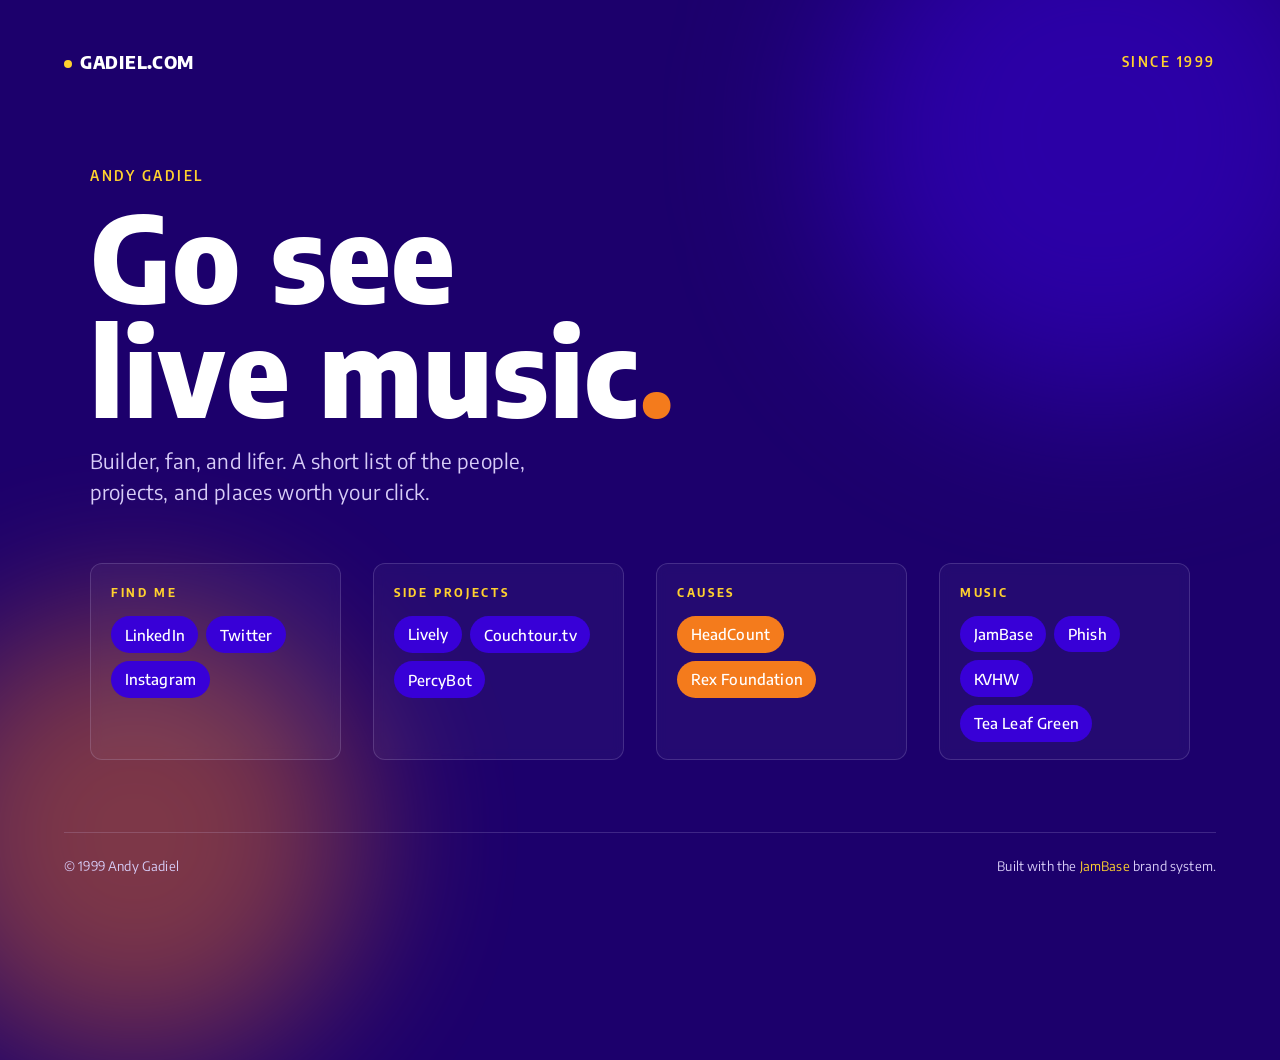
<file: index.html>
<!DOCTYPE html>
<html lang="en">
<head>
<meta charset="utf-8">
<title>Andy Gadiel</title>
<meta name="viewport" content="width=device-width, initial-scale=1">
<meta name="description" content="Andy Gadiel. Live music, side projects, and the people I build with.">
<meta property="og:title" content="Andy Gadiel">
<meta property="og:description" content="Live music, side projects, and the people I build with.">
<meta property="og:image" content="https://gadiel.com/hp_images/gadiel_preview.png">

<link rel="preconnect" href="https://fonts.googleapis.com">
<link rel="preconnect" href="https://fonts.gstatic.com" crossorigin>
<link href="https://fonts.googleapis.com/css2?family=Encode+Sans:wght@100..900&family=Encode+Sans+Semi+Condensed:wght@100..900&display=swap" rel="stylesheet">

<script async src="https://www.googletagmanager.com/gtag/js?id=UA-42356486-1"></script>
<script>
  window.dataLayer = window.dataLayer || [];
  function gtag(){dataLayer.push(arguments);}
  gtag('js', new Date());
  gtag('config', 'UA-42356486-1');
</script>

<style>
:root {
  --jb-grape-jam: #1C006C;
  --jb-orange-marmalade: #F47B1C;
  --jb-blueberry-jam: #3800D7;
  --jb-sonic-sunrise: #FFD12E;
  --jb-electric-daytime: #0094FF;
  --jb-salmon-sunset: #EC5759;
  --jb-purple-75: #493389;
  --jb-purple-25: #D7CCF7;
  --jb-purple-10: #F5F2FD;

  --jb-font-sans: 'Encode Sans', system-ui, -apple-system, sans-serif;
  --jb-font-heading: 'Encode Sans Semi Condensed', 'Encode Sans', system-ui, sans-serif;

  --jb-radius-md: 0.5rem;
  --jb-radius-lg: 0.75rem;
  --jb-radius-full: 9999px;
}

* { box-sizing: border-box; }

html, body { margin: 0; padding: 0; }

body {
  font-family: var(--jb-font-sans);
  font-weight: 400;
  color: #fff;
  background: var(--jb-grape-jam);
  min-height: 100vh;
  letter-spacing: 0.01em;
  line-height: 1.5;
  overflow-x: hidden;
}

.page {
  position: relative;
  min-height: 100vh;
  display: flex;
  flex-direction: column;
  padding: clamp(1.5rem, 4vw, 3rem) clamp(1.25rem, 5vw, 4rem);
  isolation: isolate;
}

.page::before,
.page::after {
  content: "";
  position: absolute;
  border-radius: 50%;
  filter: blur(80px);
  opacity: 0.55;
  z-index: -1;
  pointer-events: none;
}

.page::before {
  width: 60vmin; height: 60vmin;
  background: var(--jb-blueberry-jam);
  top: -15vmin; right: -10vmin;
}

.page::after {
  width: 50vmin; height: 50vmin;
  background: var(--jb-orange-marmalade);
  bottom: -15vmin; left: -10vmin;
  opacity: 0.45;
}

header {
  display: flex;
  align-items: center;
  justify-content: space-between;
  gap: 1rem;
  margin-bottom: clamp(3rem, 10vh, 6rem);
}

.brand {
  font-family: var(--jb-font-heading);
  font-weight: 800;
  font-size: 1.125rem;
  letter-spacing: 0.04em;
  text-transform: uppercase;
}

.brand .dot {
  display: inline-block;
  width: 0.5rem; height: 0.5rem;
  background: var(--jb-sonic-sunrise);
  border-radius: var(--jb-radius-full);
  margin-right: 0.5rem;
  vertical-align: middle;
}

.overline {
  font-family: var(--jb-font-heading);
  font-weight: 600;
  font-size: 0.875rem;
  letter-spacing: 0.18em;
  text-transform: uppercase;
  color: var(--jb-sonic-sunrise);
}

main {
  flex: 1;
  display: flex;
  flex-direction: column;
  justify-content: center;
  max-width: 1100px;
  margin: 0 auto;
  width: 100%;
}

.hero h1 {
  font-family: var(--jb-font-heading);
  font-weight: 800;
  font-size: clamp(3rem, 11vw, 7.5rem);
  line-height: 0.95;
  letter-spacing: 0.01em;
  margin: 0.75rem 0 1.25rem;
}

.hero h1 .mark {
  color: var(--jb-orange-marmalade);
}

.hero p.lede {
  font-size: clamp(1.125rem, 1.6vw, 1.375rem);
  max-width: 36ch;
  color: var(--jb-purple-25);
  margin: 0 0 2.5rem;
}

.groups {
  display: grid;
  grid-template-columns: repeat(auto-fit, minmax(220px, 1fr));
  gap: clamp(1.25rem, 2.5vw, 2rem);
  margin-top: 1rem;
}

.group {
  background: rgba(255, 255, 255, 0.04);
  border: 1px solid rgba(215, 204, 247, 0.18);
  border-radius: var(--jb-radius-lg);
  padding: 1.25rem 1.25rem 1rem;
  backdrop-filter: blur(6px);
}

.group h2 {
  font-family: var(--jb-font-heading);
  font-weight: 700;
  font-size: 0.75rem;
  letter-spacing: 0.22em;
  text-transform: uppercase;
  color: var(--jb-sonic-sunrise);
  margin: 0 0 0.875rem;
}

.chips {
  display: flex;
  flex-wrap: wrap;
  gap: 0.5rem;
}

.chip {
  display: inline-flex;
  align-items: center;
  padding: 0.45rem 0.85rem;
  font-family: var(--jb-font-sans);
  font-weight: 500;
  font-size: 0.9375rem;
  color: #fff;
  text-decoration: none;
  background: var(--jb-blueberry-jam);
  border-radius: var(--jb-radius-full);
  transition: background 120ms ease, transform 120ms ease, color 120ms ease;
}

.chip:hover {
  background: var(--jb-sonic-sunrise);
  color: var(--jb-grape-jam);
  transform: translateY(-1px);
}

.chip.accent { background: var(--jb-orange-marmalade); }
.chip.accent:hover { background: var(--jb-sonic-sunrise); color: var(--jb-grape-jam); }

footer {
  margin-top: clamp(3rem, 8vh, 5rem);
  padding-top: 1.5rem;
  border-top: 1px solid rgba(215, 204, 247, 0.18);
  font-size: 0.8125rem;
  color: var(--jb-purple-25);
  display: flex;
  justify-content: space-between;
  flex-wrap: wrap;
  gap: 0.5rem;
}

footer a {
  color: var(--jb-sonic-sunrise);
  text-decoration: none;
}
footer a:hover { text-decoration: underline; }

@media (max-width: 480px) {
  header { margin-bottom: 2rem; }
  .hero p.lede { margin-bottom: 1.75rem; }
}
</style>
</head>
<body>
<div class="page">
  <header>
    <div class="brand"><span class="dot"></span>GADIEL.COM</div>
    <div class="overline">Since 1999</div>
  </header>

  <main>
    <section class="hero">
      <div class="overline">Andy Gadiel</div>
      <h1>Go see<br>live music<span class="mark">.</span></h1>
      <p class="lede">Builder, fan, and lifer. A short list of the people, projects, and places worth your click.</p>
    </section>

    <section class="groups" aria-label="Links">
      <div class="group">
        <h2>Find me</h2>
        <div class="chips">
          <a class="chip" href="https://www.linkedin.com/in/andygadiel/">LinkedIn</a>
          <a class="chip" href="https://twitter.com/andygadiel">Twitter</a>
          <a class="chip" href="https://instagram.com/andygadiel">Instagram</a>
        </div>
      </div>

      <div class="group">
        <h2>Side projects</h2>
        <div class="chips">
          <a class="chip" href="https://golive.ly">Lively</a>
          <a class="chip" href="https://couchtour.tv">Couchtour.tv</a>
          <a class="chip" href="https://percybot.com">PercyBot</a>
        </div>
      </div>

      <div class="group">
        <h2>Causes</h2>
        <div class="chips">
          <a class="chip accent" href="https://headcount.org">HeadCount</a>
          <a class="chip accent" href="https://rexfoundation.org">Rex Foundation</a>
        </div>
      </div>

      <div class="group">
        <h2>Music</h2>
        <div class="chips">
          <a class="chip" href="https://www.jambase.com">JamBase</a>
          <a class="chip" href="phish/">Phish</a>
          <a class="chip" href="kvhw">KVHW</a>
          <a class="chip" href="https://tealeafgreen.com">Tea Leaf Green</a>
        </div>
      </div>
    </section>
  </main>

  <footer>
    <span>&copy; 1999 Andy Gadiel</span>
    <span>Built with the <a href="https://www.jambase.com">JamBase</a> brand system.</span>
  </footer>
</div>
</body>
</html>
</file>
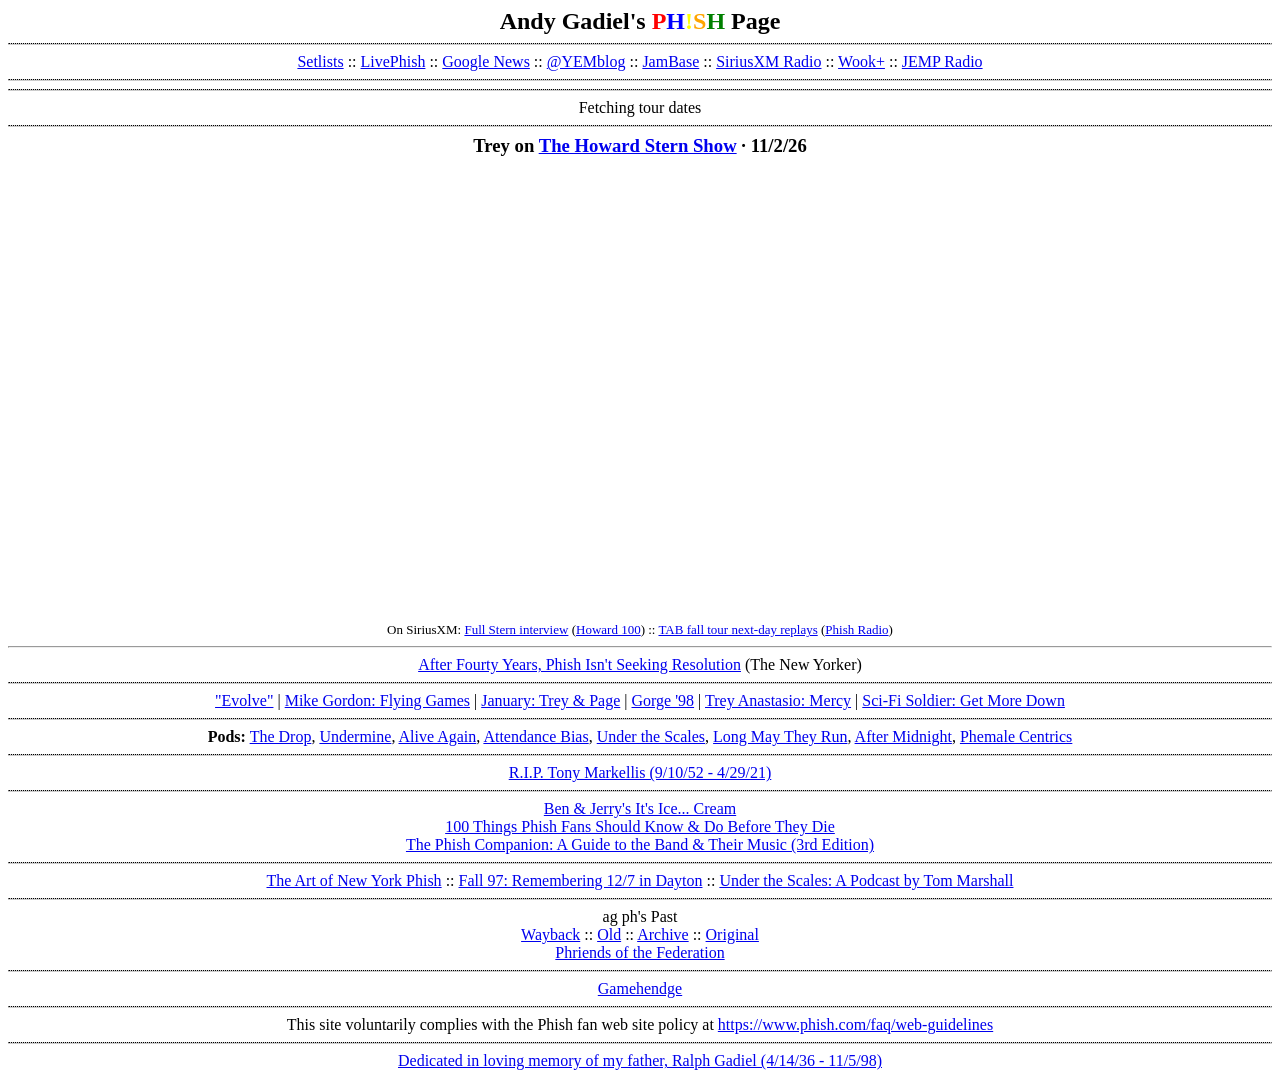
<file: phish/index.html>
<html xmlns="http://www.w3.org/1999/xhtml">
<head>
	<meta charset="UTF-8">
	<title>Andy Gadiel's Phish Page</title>
	<meta http-equiv="cache-control" content="no-cache" />
	<META HTTP-EQUIV="Pragma" CONTENT="no-cache">
	<meta name="viewport" content="width=device-width, initial-scale=1">
	<style>
		A:hover { text-decoration:none;}
		#sphere {
			width: 200px;
			height: 200px;
			border-radius: 50%;
			border: 3px solid #333;
			box-sizing: border-box;
			background: radial-gradient(at 60% 40%, #fff, #999); /* Simulate lighting */
			box-shadow: 10px 10px 30px rgba(0, 0, 0, 0.5); /* Shadow for depth */
			// animation: rotateSphere 10s linear infinite; /* Existing rotation animation */
			transform-style: preserve-3d;
			padding:25px;
			transition: background 2s;
		}
		@keyframes rotateSphere {
			0% { transform: rotateX(0deg) rotateY(0deg); }
			100% { transform: rotateX(360deg) rotateY(360deg); }
		}
		#pnetsetlist { max-width: 800px; margin: 0 auto; padding: 4px 8px; box-sizing: border-box; text-align: left; line-height: 1.45; }
		#pnetsetlist .pnetband { font-weight: bold; color: #555; }
		#pnetsetlist h3 { margin: 2px 0 0; font-size: 20px; }
		#pnetsetlist .pnetloc { color: #555; margin-bottom: 10px; }
		#pnetsetlist .pnetsl { margin: 0 0 6px; }
		#pnetsetlist .pnetsn { font-size: 12px; color: #555; margin-top: 10px; }
		#pnetsetlist .pnetsn p { margin: 0; }
		#pnetsetlist .pnetmore { font-size: 13px; margin: 10px 0 0; }
		#stern { max-width: 800px; margin: 0 auto; padding: 0 8px; box-sizing: border-box; }
		#stern h3 { margin: 6px 0 10px; }
		#stern .clips { display: grid; grid-template-columns: 1fr 1fr; gap: 10px; }
		#stern iframe { width: 100%; aspect-ratio: 16 / 9; border: 0; }
		#stern .sxm { font-size: 13px; margin: 10px 0 0; }
		@media (max-width: 600px) {
			#stern .clips { grid-template-columns: 1fr; }
			#pnetsetlist h3 { font-size: 18px; }
			#pnetsetlist .pnetmore a { display: inline-block; padding: 4px 0; }
		}
	</style>
	
</head>
<!-- Google tag (gtag.js) -->
<script async src="https://www.googletagmanager.com/gtag/js?id=G-SMKJWHD3QL"></script>
<script>
  window.dataLayer = window.dataLayer || [];
  function gtag(){dataLayer.push(arguments);}
  gtag('js', new Date());
  gtag('config', 'G-SMKJWHD3QL');
</script>
<body bgcolor="#ffffff">

<center>

<font size=+2>
<b><FONT COLOR="#000000">Andy Gadiel's</FONT> <FONT COLOR="#FF0000">P</FONT><FONT COLOR="#0000FF">H</FONT><FONT COLOR="#FFFF00">!</FONT><FONT COLOR="#FFA500">S</FONT><FONT COLOR="#008000">H</FONT> Page</b>
</font>

<hr noshade color="#cccccc" style="border-top: dotted 1px;" />
<div>
<a href="https://phish.net/setlists/">Setlists</a> :: 
<a href="http://www.livephish.com">LivePhish</a> :: 
<a href="https://www.google.com/search?q=phish#q=phish&newwindow=1&safe=active&tbm=nws">Google News</a> ::
<a href="https://twitter.com/yemblog">@YEMblog</a>  :: 
<a href="http://www.jambase.com/band/phish">JamBase</a> ::
<a href="https://www.siriusxm.com/phishradio">SiriusXM Radio</a> ::
<a href="https://www.wookplus.com/">Wook+</a> ::
<a href="https://jempradio.com/">JEMP Radio</a>
</div>


<hr noshade color="#cccccc" style="border-top: dotted 1px;" />
<div id="setlist"></div>
<hr noshade color="#cccccc" style="border-top: dotted 1px;" />

<!-- Begin JamBase Widget -->
<div style="max-width:800px">
<div id="jambase-tour-dates-a9eeb968-8cc0-41aa-84b2-946dd5b407dc" class="jambase-widget jambase-widget-tour-dates"><span class="jambase-widget-loading">Fetching tour dates</span></div>
<script>
  (function(doc, tag, id){
    var js = doc.getElementsByTagName(tag)[0];
    if (doc.getElementById(id)) {return;}
    js = doc.createElement(tag); js.id = id;
    js.src = "https://www.jambase.com/widgets/v1/tour-dates.js";
    js.setAttribute('data-widget_guid', 'a9eeb968-8cc0-41aa-84b2-946dd5b407dc');
    js.type = "text/javascript";
    doc.body.appendChild(js);
  }(document, 'script', 'jambase-tour-dates-js-a9eeb968-8cc0-41aa-84b2-946dd5b407dc'));
</script>
</div>
<!-- End JamBase Widget -->

<hr noshade color="#cccccc" style="border-top: dotted 1px;" />
<div id="stern">
	<h3>Trey on <a href="https://www.youtube.com/@howardstern">The Howard Stern Show</a> &middot; 11/2/26</h3>
	<div class="clips">
		<iframe src="https://www.youtube-nocookie.com/embed/KRUPahSMoOo" title="Loving Cup" loading="lazy" allowfullscreen></iframe>
		<iframe src="https://www.youtube-nocookie.com/embed/C-1AlyNFr90" title="Pebbles and Marbles" loading="lazy" allowfullscreen></iframe>
		<iframe src="https://www.youtube-nocookie.com/embed/d0LxWaB41eY" title="Stash" loading="lazy" allowfullscreen></iframe>
		<iframe src="https://www.youtube-nocookie.com/embed/R9SPfM4U6qE" title="On playing Down by the River with Neil Young" loading="lazy" allowfullscreen></iframe>
	</div>
	<p class="sxm">On SiriusXM:
		<a href="https://www.siriusxm.com/blog/trey-anastasio-to-make-his-howard-stern-show-debut-with-a-live-performance">Full Stern interview</a> (<a href="https://www.siriusxm.com/channels/howard-100">Howard 100</a>) ::
		<a href="https://www.siriusxm.com/blog/trey-anastasio-band-fall-tour-playback-siriusxm">TAB fall tour next-day replays</a> (<a href="https://www.siriusxm.com/channels/phish-radio">Phish Radio</a>)
	</p>
</div>



<!--pre>
<b><a href="https://phish.com/tours">PHISH DATES</a></b>
Dec 28, 29, 30, 31 - Madison Square Garden, New York, NY
Jan 28, 29, 30, 31 - Riviera Maya, Cancun, MX
April 16, 17, 18 – Sphere, Las Vegas, NV
April 23, 24, 25 – Sphere, Las Vegas, NV
April 30, May 1, 2 – Sphere, Las Vegas, NV
</pre-->
<hr>

<a href="https://www.newyorker.com/magazine/2025/04/21/after-forty-years-phish-isnt-seeking-resolution">After Fourty Years, Phish Isn't Seeking Resolution</a> (The New Yorker)
<hr noshade color="#cccccc" style="border-top: dotted 1px;" />

<a href="https://linktr.ee/phish">"Evolve"</a> |
<a href="https://linktr.ee/mgflyinggames">Mike Gordon: Flying Games</a> |
<a href="https://trey.com/january/">January: Trey & Page</a> |
<a href="https://drygoods.phish.com/dept/gorge-98">Gorge '98</a> |
<a href="https://linktr.ee/TreyAnastasio">Trey Anastasio: Mercy</a> |
<a href="http://livephi.sh/getmoredown">Sci-Fi Soldier: Get More Down</a>
<hr noshade color="#cccccc" style="border-top: dotted 1px;" />
</div>
<div>
	<b>Pods:</b> 
		<a href="https://www.osirispod.com/podcasts/the-drop/">The Drop</a>,
		<a href="https://www.osirispod.com/podcasts/undermine/">Undermine</a>,
	<a href="https://www.osirispod.com/podcasts/alive-again/">Alive Again</a>, 
		<a href="https://attendancebias.buzzsprout.com/">Attendance Bias</a>,
		<a href="https://www.osirispod.com/podcasts/under-the-scales/">Under the Scales</a>,
		<a href="https://podcasts.apple.com/us/podcast/long-may-they-run/id1479120204">Long May They Run</a>,
		<a href="https://www.osirispod.com/podcasts/after-midnight-phishs-big-cypress-festival/after-midnight-phishs-big-cypress-festival-after-midnight-trailer/">After Midnight</a>,
		<a href="https://www.osirispod.com/podcasts/phemale-centrics/">Phemale Centrics</a>
</div>

<hr noshade color="#cccccc" style="border-top: dotted 1px;" />
<a href="https://trey.com/tony/">R.I.P. Tony Markellis (9/10/52 - 4/29/21)</a>
<hr noshade color="#cccccc" style="border-top: dotted 1px;" />


	<a href="https://store.benjerry.com/phishs-its-ice-cream-gift-pack-with-pin/">Ben & Jerry's It's Ice... Cream</a><br>

	<a href="https://www.100thingsphish.com">100 Things Phish Fans Should Know & Do Before They Die</a><br>
	<a href="https://phishcompanion.com/">The Phish Companion: A Guide to the Band & Their Music (3rd Edition)</a>


<hr noshade color="#cccccc" style="border-top: dotted 1px;" />

<a href="https://medium.com/@andygadiel/art-of-new-york-62a9f964af5d">The Art of New York Phish</a> :: 
<a href="https://www.jambase.com/article/phish-fall-97-remembering-december-7th-dayton">Fall 97: Remembering 12/7 in Dayton</a> :: 
<a href="https://underthescales.simplecast.fm/98a5ad67">Under the Scales: A Podcast by Tom Marshall</a>


<hr noshade color="#cccccc" style="border-top: dotted 1px;" />

<center>

ag ph's Past<br><a href="http://web.archive.org/web/*/http://www.gadiel.com/phish">Wayback</a> :: <a href="http://www.gadiel.com/phish/old.html">Old</a> :: <a href="http://www.gadiel.com/phish/archive/030205.html">Archive</a> :: <a href="http://www.gadiel.com/phish/phishy.html">Original</a><br><a href="federation.html">Phriends of the Federation</a>



<hr noshade color="#cccccc" style="border-top: dotted 1px;" />

<a href="gamehendge/ghendge.txt">Gamehendge</a>
<hr noshade color="#cccccc" style="border-top: dotted 1px;" />

This site voluntarily complies with the Phish fan web site policy at <a href="http://www.phish.com/faq/web-guidelines">https://www.phish.com/faq/web-guidelines</a>

<hr noshade color="#cccccc" style="border-top: dotted 1px;" />
<a href="http://www.gadiel.com/phish/images/dad_td.jpg">Dedicated in loving memory of my father, Ralph Gadiel (4/14/36 - 11/5/98)</a>


</center>
<script type="text/javascript">
(function () {
	// Latest Phish setlist from Phish.net v5 via Lambda proxy; the API key lives server-side.
	var PROXY = "https://2vc3dnq6bd3cwd5jr2uaeq25qm0gitqf.lambda-url.us-east-1.on.aws/";

	function esc(s) {
		return String(s).replace(/[&<>"']/g, function (c) {
			return { "&": "&amp;", "<": "&lt;", ">": "&gt;", '"': "&quot;", "'": "&#39;" }[c];
		});
	}
	function setLabel(set) {
		if (set === "e") return "Encore";
		if (/^e\d+$/.test(set)) return "Encore " + set.slice(1);
		return "Set " + set;
	}
	function render(songs) {
		var first = songs[0];
		var d = first.showdate.split("-");
		var band = first.artistid === 1 ? "" : (first.meta || first.artist_name);
		var out = (band ? '<div class="pnetband">' + esc(band) + "</div>" : "") +
			"<h3>" + d[1] + "/" + d[2] + "/" + d[0] +
			' &middot; <a href="' + esc(first.permalink) + '">' + esc(first.venue) + "</a></h3>" +
			'<div class="pnetloc">' + esc(first.city + ", " + (first.state || first.country)) + "</div>";
		var sets = [];
		songs.forEach(function (r, i) {
			var last = sets[sets.length - 1];
			if (!last || last.set !== r.set) { last = { set: r.set, html: [] }; sets.push(last); }
			var lastOfSet = i === songs.length - 1 || songs[i + 1].set !== r.set;
			last.html.push(esc(r.song) + (lastOfSet ? "" : esc(r.trans_mark || "").replace("-&gt;", "-&#8288;&gt;")));
		});
		out += sets.map(function (s) {
			return '<p class="pnetsl"><b>' + setLabel(s.set) + ":</b> " + s.html.join("") + "</p>";
		}).join("");
		if (first.setlistnotes) {
			out += '<div class="pnetsn">' + first.setlistnotes + "</div>";
		}
		out += '<p class="pnetmore">More at Phish.net: ' +
			'<a href="' + esc(first.permalink) + '">Full setlist &amp; notes</a> :: ' +
			'<a href="https://phish.net/setlists/">Recent setlists</a> :: ' +
			'<a href="https://phish.net/">Phish.net</a></p>';
		return out;
	}

	fetch(PROXY + "latest")
		.then(function (r) { return r.json(); })
		.then(function (json) {
			if (json.error === false && json.data && json.data.length) {
				document.getElementById("setlist").innerHTML = '<div id="pnetsetlist">' + render(json.data) + "</div>";
			}
		})
		.catch(function () { /* leave the section empty on failure */ });
})();
</script>
</body>
</html>
</file>
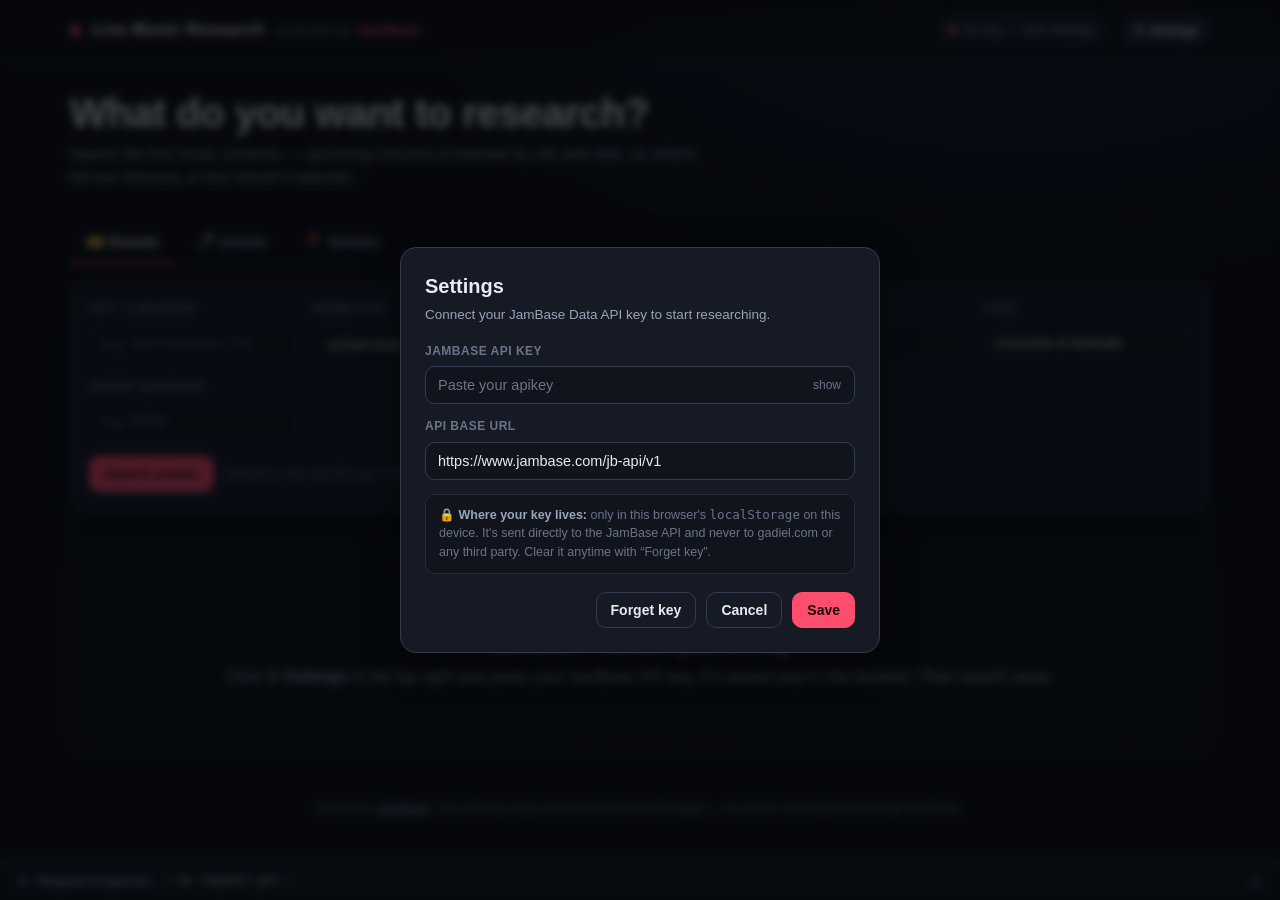
<file: research/index.html>
<!DOCTYPE html>
<html lang="en">
<head>
  <meta charset="UTF-8" />
  <meta name="viewport" content="width=device-width, initial-scale=1" />
  <title>JamBase Live Music Research Assistant</title>
  <meta name="description" content="Research live music — concerts, festivals, artists and venues — powered by the JamBase Data API." />
  <meta property="og:title" content="JamBase Live Music Research Assistant" />
  <link rel="icon" href="../favicon.ico" />
  <link rel="stylesheet" href="styles.css" />
</head>
<body>
  <header class="topbar">
    <div class="topbar-inner">
      <div class="brand">
        <span class="pulse"></span>
        <span>Live Music Research <small>· powered by <b>JamBase</b></small></span>
      </div>
      <div class="spacer"></div>
      <span id="keyPill" class="key-pill"><span class="dot"></span><span id="keyPillText">No key</span></span>
      <button class="btn small" id="settingsBtn">⚙ Settings</button>
    </div>
  </header>

  <main class="app">
    <section class="hero">
      <h1>What do you want to research?</h1>
      <p>Search the live music universe — upcoming concerts &amp; festivals by city and date,
         an artist's full tour itinerary, or any venue's calendar.</p>
    </section>

    <nav class="tabs" id="tabs">
      <button class="tab active" data-tab="events">🎫 Events</button>
      <button class="tab" data-tab="artists">🎤 Artists</button>
      <button class="tab" data-tab="venues">📍 Venues</button>
    </nav>

    <!-- EVENTS -->
    <section class="view" id="view-events">
      <div class="filters">
        <div class="filter-grid">
          <div class="field">
            <label for="ev-location">City / location</label>
            <input id="ev-location" type="text" placeholder="e.g. San Francisco, CA" />
          </div>
          <div class="field">
            <label for="ev-from">From date</label>
            <input id="ev-from" type="date" />
          </div>
          <div class="field">
            <label for="ev-to">To date</label>
            <input id="ev-to" type="date" />
          </div>
          <div class="field">
            <label for="ev-genre">Genre</label>
            <select id="ev-genre"><option value="">Any genre</option></select>
          </div>
          <div class="field">
            <label for="ev-type">Type</label>
            <select id="ev-type">
              <option value="">Concerts &amp; festivals</option>
              <option value="concerts">Concerts</option>
              <option value="festivals">Festivals</option>
            </select>
          </div>
          <div class="field">
            <label for="ev-artist">Artist contains</label>
            <input id="ev-artist" type="text" placeholder="e.g. Phish" />
          </div>
        </div>
        <div class="filter-actions">
          <button class="btn primary" id="ev-search">Search events</button>
          <span class="hint">Defaults to the next 90 days from today.</span>
        </div>
      </div>
      <div id="ev-results"></div>
    </section>

    <!-- ARTISTS -->
    <section class="view hidden" id="view-artists">
      <div class="filters">
        <div class="filter-grid">
          <div class="field">
            <label for="ar-name">Artist name</label>
            <input id="ar-name" type="text" placeholder="e.g. Goose" />
          </div>
          <div class="field">
            <label for="ar-genre">Genre</label>
            <select id="ar-genre"><option value="">Any genre</option></select>
          </div>
        </div>
        <div class="filter-actions">
          <button class="btn primary" id="ar-search">Search artists</button>
          <span class="hint">Click an artist for their tour itinerary &amp; news.</span>
        </div>
      </div>
      <div id="ar-results"></div>
    </section>

    <!-- VENUES -->
    <section class="view hidden" id="view-venues">
      <div class="filters">
        <div class="filter-grid">
          <div class="field">
            <label for="ve-name">Venue name</label>
            <input id="ve-name" type="text" placeholder="e.g. Red Rocks" />
          </div>
          <div class="field">
            <label for="ve-location">City / location</label>
            <input id="ve-location" type="text" placeholder="e.g. Denver, CO" />
          </div>
        </div>
        <div class="filter-actions">
          <button class="btn primary" id="ve-search">Search venues</button>
          <span class="hint">Click a venue to see its upcoming calendar.</span>
        </div>
      </div>
      <div id="ve-results"></div>
    </section>

    <footer class="foot">
      Data from <a href="https://www.jambase.com" target="_blank" rel="noopener">JamBase</a>.
      Your API key stays in this browser (localStorage) — it is never sent anywhere except JamBase.
    </footer>
  </main>

  <!-- Settings modal -->
  <div class="modal-backdrop hidden" id="settingsModal">
    <div class="modal">
      <h2>Settings</h2>
      <p class="sub">Connect your JamBase Data API key to start researching.</p>
      <div class="field">
        <label for="set-key">JamBase API key</label>
        <div class="input-wrap">
          <input id="set-key" type="password" placeholder="Paste your apikey" autocomplete="off" />
          <button type="button" class="reveal" id="revealKey">show</button>
        </div>
      </div>
      <div class="field">
        <label for="set-base">API base URL</label>
        <input id="set-base" type="text" />
      </div>
      <div class="note">
        🔒 <b>Where your key lives:</b> only in this browser's <code>localStorage</code> on this device.
        It's sent directly to the JamBase API and never to gadiel.com or any third party.
        Clear it anytime with “Forget key”.
      </div>
      <div class="modal-actions">
        <button class="btn ghost" id="forgetKey">Forget key</button>
        <button class="btn ghost" id="closeSettings">Cancel</button>
        <button class="btn primary" id="saveSettings">Save</button>
      </div>
    </div>
  </div>

  <!-- Request inspector -->
  <div class="inspector" id="inspector">
    <div class="bar" id="inspectorBar">
      <span class="status-dot" id="insDot"></span>
      <span>Request Inspector</span>
      <code id="insUrlPreview">— no request yet —</code>
      <div class="spacer"></div>
      <span id="insToggle">▲</span>
    </div>
    <div class="panel">
      <h4>Request URL (key redacted)</h4>
      <pre class="url-line" id="insUrl">—</pre>
      <h4>Status</h4>
      <pre id="insStatus">—</pre>
      <h4>Raw response</h4>
      <pre id="insBody">—</pre>
    </div>
  </div>

  <script src="app.js"></script>
</body>
</html>
</file>
<file: research/styles.css>
/* JamBase Live Music Research Assistant
   Self-contained dark theme, no external assets. */

:root {
  --bg: #0b0d12;
  --bg-2: #11141c;
  --panel: #161a24;
  --panel-2: #1c2130;
  --line: #262c3b;
  --line-2: #333b4f;
  --text: #e8ebf2;
  --muted: #9aa3b8;
  --faint: #6b7488;
  --accent: #ff4d6d;        /* live / pulse */
  --accent-2: #ffb03a;      /* warm spotlight */
  --good: #3ddc97;
  --bad: #ff6b6b;
  --radius: 14px;
  --shadow: 0 10px 40px rgba(0,0,0,.45);
  --maxw: 1180px;
  font-synthesis: none;
}

* { box-sizing: border-box; }

html, body {
  margin: 0;
  background: radial-gradient(1200px 700px at 80% -10%, #1a1f30 0%, var(--bg) 55%) fixed;
  color: var(--text);
  font-family: -apple-system, BlinkMacSystemFont, "Segoe UI", Roboto, Helvetica, Arial, sans-serif;
  -webkit-font-smoothing: antialiased;
  line-height: 1.45;
}

a { color: inherit; }

/* ---------- Layout ---------- */
.app {
  max-width: var(--maxw);
  margin: 0 auto;
  padding: 0 20px 80px;
}

header.topbar {
  position: sticky;
  top: 0;
  z-index: 40;
  backdrop-filter: blur(12px);
  background: linear-gradient(180deg, rgba(11,13,18,.92), rgba(11,13,18,.7));
  border-bottom: 1px solid var(--line);
}
.topbar-inner {
  max-width: var(--maxw);
  margin: 0 auto;
  padding: 14px 20px;
  display: flex;
  align-items: center;
  gap: 16px;
}
.brand {
  display: flex;
  align-items: center;
  gap: 11px;
  font-weight: 700;
  letter-spacing: .2px;
  font-size: 17px;
}
.brand .pulse {
  width: 11px; height: 11px; border-radius: 50%;
  background: var(--accent);
  box-shadow: 0 0 0 0 rgba(255,77,109,.6);
  animation: pulse 2s infinite;
  flex: none;
}
@keyframes pulse {
  0% { box-shadow: 0 0 0 0 rgba(255,77,109,.55); }
  70% { box-shadow: 0 0 0 10px rgba(255,77,109,0); }
  100% { box-shadow: 0 0 0 0 rgba(255,77,109,0); }
}
.brand small { color: var(--faint); font-weight: 500; }
.brand b { color: var(--accent); }
.spacer { flex: 1; }

.btn {
  appearance: none;
  border: 1px solid var(--line-2);
  background: var(--panel-2);
  color: var(--text);
  padding: 9px 14px;
  border-radius: 10px;
  font-size: 14px;
  font-weight: 600;
  cursor: pointer;
  transition: border-color .15s, background .15s, transform .05s;
  white-space: nowrap;
}
.btn:hover { border-color: var(--accent); }
.btn:active { transform: translateY(1px); }
.btn.primary { background: var(--accent); border-color: var(--accent); color: #1a0008; }
.btn.primary:hover { filter: brightness(1.07); }
.btn.ghost { background: transparent; }
.btn.small { padding: 6px 10px; font-size: 12.5px; }
.key-pill {
  display: inline-flex; align-items: center; gap: 7px;
  font-size: 12.5px; color: var(--muted);
  padding: 6px 11px; border-radius: 999px;
  border: 1px solid var(--line); background: var(--panel);
}
.key-pill .dot { width: 8px; height: 8px; border-radius: 50%; background: var(--bad); }
.key-pill.ok .dot { background: var(--good); }

/* ---------- Tabs ---------- */
.tabs {
  display: flex;
  gap: 6px;
  margin: 26px 0 18px;
  border-bottom: 1px solid var(--line);
}
.tab {
  appearance: none;
  background: none;
  border: none;
  color: var(--muted);
  font-size: 15px;
  font-weight: 600;
  padding: 11px 16px;
  cursor: pointer;
  border-bottom: 2px solid transparent;
  margin-bottom: -1px;
  transition: color .15s, border-color .15s;
}
.tab:hover { color: var(--text); }
.tab.active { color: var(--text); border-bottom-color: var(--accent); }

/* ---------- Hero / intro ---------- */
.hero {
  padding: 30px 0 8px;
}
.hero h1 {
  font-size: clamp(26px, 4vw, 40px);
  margin: 0 0 8px;
  letter-spacing: -.5px;
  line-height: 1.1;
}
.hero p { color: var(--muted); margin: 0; max-width: 640px; font-size: 15.5px; }

/* ---------- Filter panel ---------- */
.filters {
  background: var(--panel);
  border: 1px solid var(--line);
  border-radius: var(--radius);
  padding: 18px;
  box-shadow: var(--shadow);
}
.filter-grid {
  display: grid;
  grid-template-columns: repeat(auto-fit, minmax(180px, 1fr));
  gap: 14px;
}
.field { display: flex; flex-direction: column; gap: 6px; min-width: 0; }
.field label { font-size: 12px; color: var(--faint); font-weight: 600; text-transform: uppercase; letter-spacing: .5px; }
.field input, .field select {
  appearance: none;
  background: var(--bg-2);
  border: 1px solid var(--line-2);
  color: var(--text);
  border-radius: 10px;
  padding: 10px 12px;
  font-size: 14.5px;
  width: 100%;
  font-family: inherit;
}
.field input:focus, .field select:focus { outline: none; border-color: var(--accent); }
.field select { cursor: pointer; }
.field input::placeholder { color: var(--faint); }
.filter-actions { display: flex; gap: 10px; align-items: center; margin-top: 16px; flex-wrap: wrap; }
.hint { color: var(--faint); font-size: 12.5px; }

/* ---------- Results ---------- */
.results-bar {
  display: flex; align-items: center; gap: 12px;
  margin: 24px 0 14px; flex-wrap: wrap;
}
.results-bar h2 { font-size: 16px; margin: 0; font-weight: 700; }
.results-count { color: var(--faint); font-size: 13.5px; }

.cards {
  display: grid;
  grid-template-columns: repeat(auto-fill, minmax(300px, 1fr));
  gap: 16px;
}

.card {
  background: var(--panel);
  border: 1px solid var(--line);
  border-radius: var(--radius);
  overflow: hidden;
  display: flex;
  flex-direction: column;
  transition: border-color .15s, transform .12s;
}
.card:hover { border-color: var(--line-2); transform: translateY(-2px); }
.card .thumb {
  aspect-ratio: 16/9;
  background: linear-gradient(135deg, #20283a, #161a24);
  background-size: cover;
  background-position: center;
  position: relative;
}
.card .thumb .badge {
  position: absolute; top: 10px; left: 10px;
  font-size: 11px; font-weight: 700; letter-spacing: .4px;
  padding: 4px 9px; border-radius: 999px;
  background: rgba(0,0,0,.6); backdrop-filter: blur(4px);
  text-transform: uppercase;
}
.card .thumb .badge.festival { background: rgba(255,176,58,.92); color: #2a1a00; }
.card .thumb .badge.concert { background: rgba(255,77,109,.92); color: #2a0008; }
.card .body { padding: 14px 15px 16px; display: flex; flex-direction: column; gap: 7px; flex: 1; }
.card h3 { font-size: 16px; margin: 0; line-height: 1.25; }
.card .date { color: var(--accent-2); font-size: 13px; font-weight: 600; }
.card .venue { color: var(--muted); font-size: 13.5px; }
.card .meta { color: var(--faint); font-size: 12.5px; }
.card .tags { display: flex; flex-wrap: wrap; gap: 6px; margin-top: 2px; }
.tag {
  font-size: 11px; padding: 3px 8px; border-radius: 999px;
  background: var(--panel-2); border: 1px solid var(--line); color: var(--muted);
}
.card .actions { display: flex; gap: 8px; margin-top: auto; padding-top: 10px; flex-wrap: wrap; }
.card .actions a {
  text-decoration: none; font-size: 12.5px; font-weight: 600;
  padding: 7px 11px; border-radius: 9px; border: 1px solid var(--line-2);
  color: var(--text); transition: border-color .15s, background .15s;
}
.card .actions a:hover { border-color: var(--accent); }
.card .actions a.tickets { background: var(--accent); border-color: var(--accent); color: #1a0008; }

/* artist/venue list rows */
.row {
  display: flex; align-items: center; gap: 14px;
  background: var(--panel); border: 1px solid var(--line);
  border-radius: 12px; padding: 12px 14px; cursor: pointer;
  transition: border-color .15s;
}
.row:hover { border-color: var(--accent); }
.row .avatar {
  width: 54px; height: 54px; border-radius: 10px; flex: none;
  background: var(--panel-2) center/cover no-repeat;
}
.row .avatar.round { border-radius: 50%; }
.row .info { min-width: 0; flex: 1; }
.row .info h3 { margin: 0; font-size: 15.5px; }
.row .info p { margin: 2px 0 0; color: var(--muted); font-size: 13px; }
.row .chev { color: var(--faint); font-size: 20px; }
.list { display: flex; flex-direction: column; gap: 10px; }

/* detail view */
.detail-head {
  display: flex; gap: 20px; align-items: flex-end;
  padding: 22px; border-radius: var(--radius);
  background: var(--panel); border: 1px solid var(--line);
  margin-bottom: 18px;
}
.detail-head .art {
  width: 120px; height: 120px; border-radius: 14px; flex: none;
  background: var(--panel-2) center/cover no-repeat;
}
.detail-head h2 { margin: 0 0 6px; font-size: 26px; }
.detail-head p { margin: 0; color: var(--muted); }
.back-link {
  display: inline-flex; align-items: center; gap: 6px;
  color: var(--muted); font-size: 14px; cursor: pointer;
  margin-bottom: 14px; background: none; border: none; padding: 0;
}
.back-link:hover { color: var(--text); }

/* ---------- States ---------- */
.state {
  text-align: center; padding: 60px 20px; color: var(--muted);
  border: 1px dashed var(--line-2); border-radius: var(--radius);
  background: rgba(255,255,255,.01);
}
.state .big { font-size: 34px; margin-bottom: 10px; }
.state h3 { margin: 0 0 6px; color: var(--text); }
.state.error { border-color: rgba(255,107,107,.4); }
.state.error h3 { color: var(--bad); }
.state code { background: var(--bg-2); padding: 2px 6px; border-radius: 5px; font-size: 12.5px; }

.skeleton {
  background: var(--panel); border: 1px solid var(--line);
  border-radius: var(--radius); overflow: hidden; height: 280px;
}
.skeleton .sk-thumb { aspect-ratio: 16/9; background: var(--panel-2); }
.skeleton .sk-line { height: 12px; margin: 14px 15px; border-radius: 6px;
  background: linear-gradient(90deg, var(--panel-2) 25%, var(--line) 37%, var(--panel-2) 63%);
  background-size: 400% 100%; animation: shimmer 1.4s infinite; }
.skeleton .sk-line.short { width: 50%; }
@keyframes shimmer { 0% { background-position: 100% 0; } 100% { background-position: -100% 0; } }

/* pagination */
.pager { display: flex; justify-content: center; align-items: center; gap: 14px; margin: 28px 0 0; }
.pager span { color: var(--muted); font-size: 13.5px; }

/* ---------- Modal ---------- */
.modal-backdrop {
  position: fixed; inset: 0; background: rgba(4,6,10,.7);
  backdrop-filter: blur(4px); z-index: 100;
  display: flex; align-items: center; justify-content: center; padding: 20px;
}
.modal {
  background: var(--panel); border: 1px solid var(--line-2);
  border-radius: 16px; max-width: 480px; width: 100%;
  box-shadow: var(--shadow); padding: 24px;
}
.modal h2 { margin: 0 0 4px; font-size: 20px; }
.modal .sub { color: var(--muted); font-size: 13.5px; margin: 0 0 18px; }
.modal .field { margin-bottom: 14px; }
.modal .note {
  font-size: 12.5px; color: var(--faint); background: var(--bg-2);
  border: 1px solid var(--line); border-radius: 10px; padding: 11px 13px;
  margin: 4px 0 18px; line-height: 1.5;
}
.modal .note b { color: var(--muted); }
.modal-actions { display: flex; gap: 10px; justify-content: flex-end; }
.input-wrap { position: relative; }
.input-wrap .reveal {
  position: absolute; right: 8px; top: 50%; transform: translateY(-50%);
  background: none; border: none; color: var(--faint); cursor: pointer; font-size: 12px;
  padding: 4px 6px;
}

/* ---------- Inspector ---------- */
.inspector {
  position: fixed; bottom: 0; left: 0; right: 0; z-index: 60;
  background: var(--bg-2); border-top: 1px solid var(--line-2);
  transform: translateY(calc(100% - 40px)); transition: transform .25s ease;
}
.inspector.open { transform: translateY(0); }
.inspector .bar {
  height: 40px; display: flex; align-items: center; gap: 12px;
  padding: 0 18px; cursor: pointer; font-size: 13px; font-weight: 600; color: var(--muted);
}
.inspector .bar .status-dot { width: 8px; height: 8px; border-radius: 50%; background: var(--faint); }
.inspector .bar .status-dot.ok { background: var(--good); }
.inspector .bar .status-dot.err { background: var(--bad); }
.inspector .bar code { color: var(--text); font-weight: 500; font-size: 12px;
  overflow: hidden; text-overflow: ellipsis; white-space: nowrap; max-width: 60vw; }
.inspector .panel {
  max-height: 42vh; overflow: auto; padding: 0 18px 18px;
  border-top: 1px solid var(--line);
}
.inspector .panel h4 { color: var(--faint); font-size: 11px; text-transform: uppercase;
  letter-spacing: .5px; margin: 16px 0 6px; }
.inspector pre {
  margin: 0; background: var(--bg); border: 1px solid var(--line);
  border-radius: 8px; padding: 12px; overflow: auto; max-height: 26vh;
  font-size: 12px; line-height: 1.5; color: #cdd6e8;
  font-family: "SF Mono", ui-monospace, Menlo, Consolas, monospace;
}
.inspector .url-line { word-break: break-all; color: var(--accent-2); }

footer.foot { text-align: center; color: var(--faint); font-size: 12.5px; margin-top: 50px; }
footer.foot a { color: var(--muted); }

.hidden { display: none !important; }
</file>
